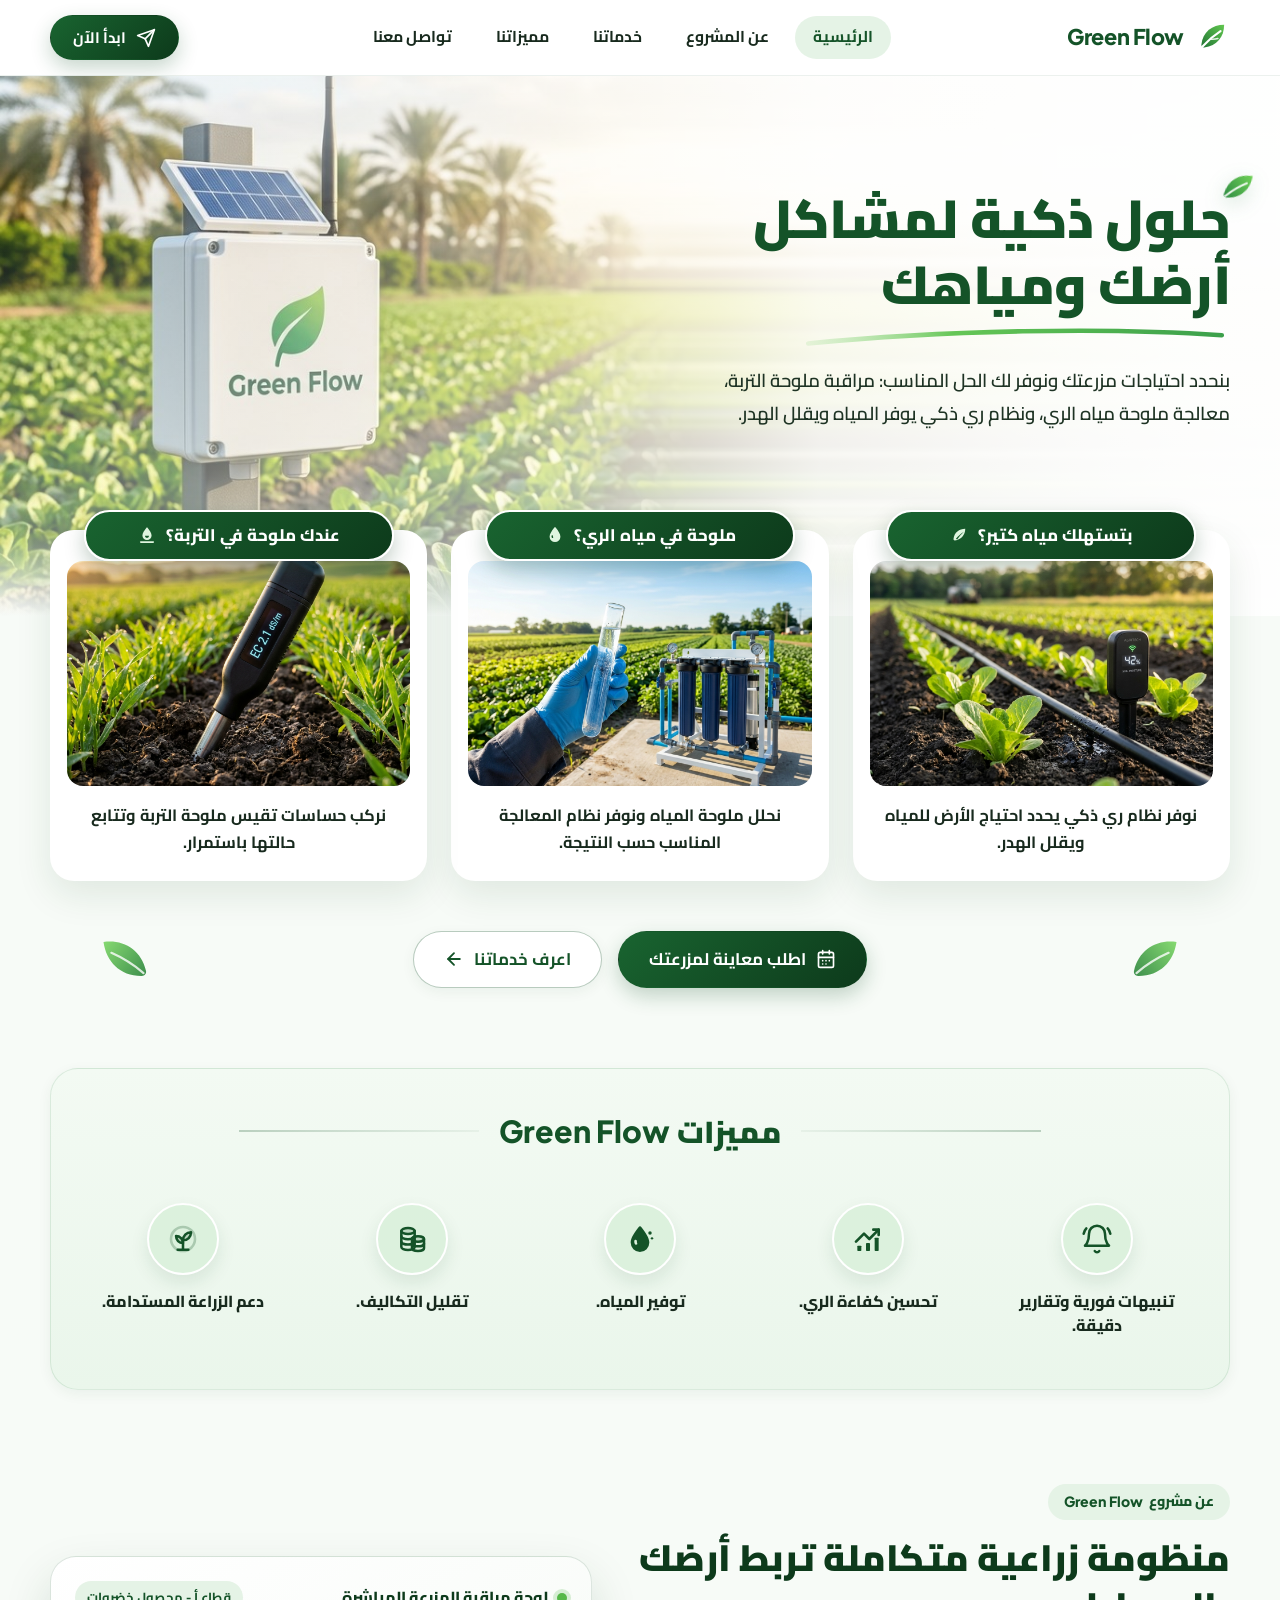
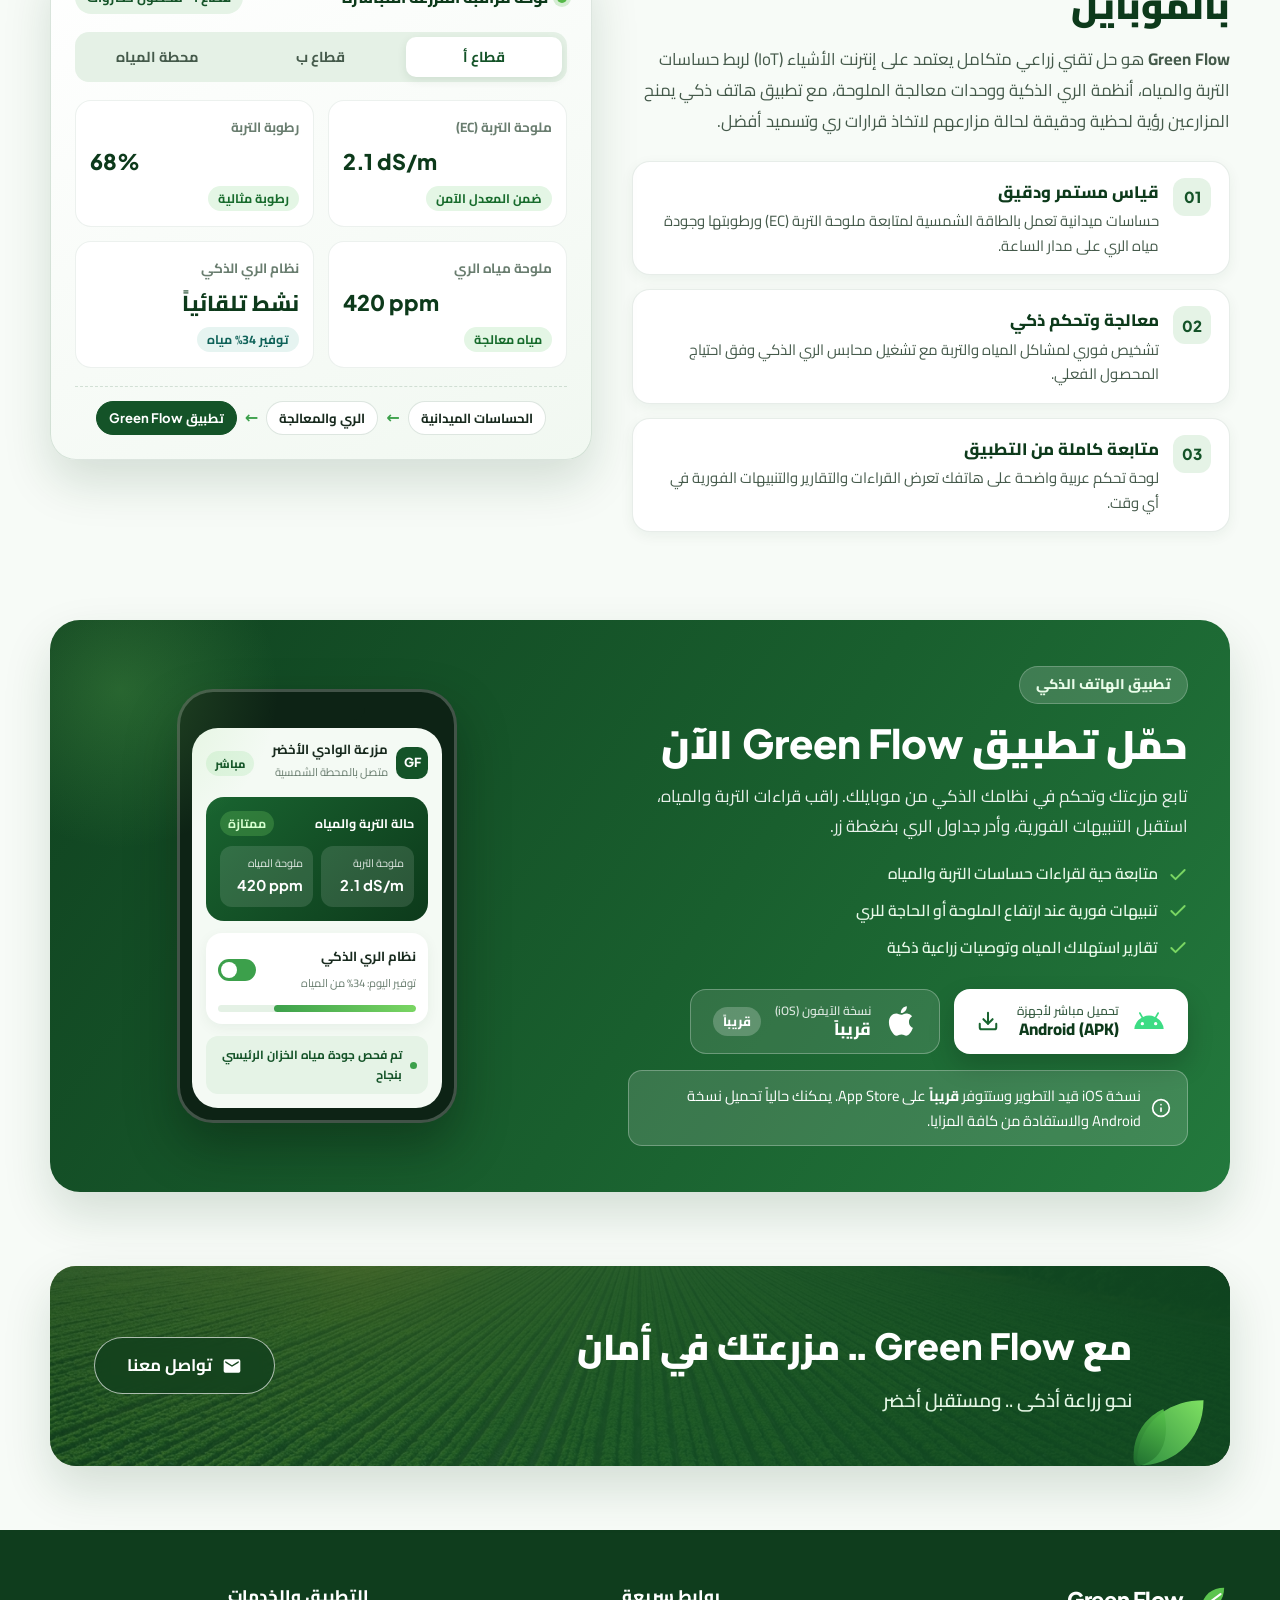
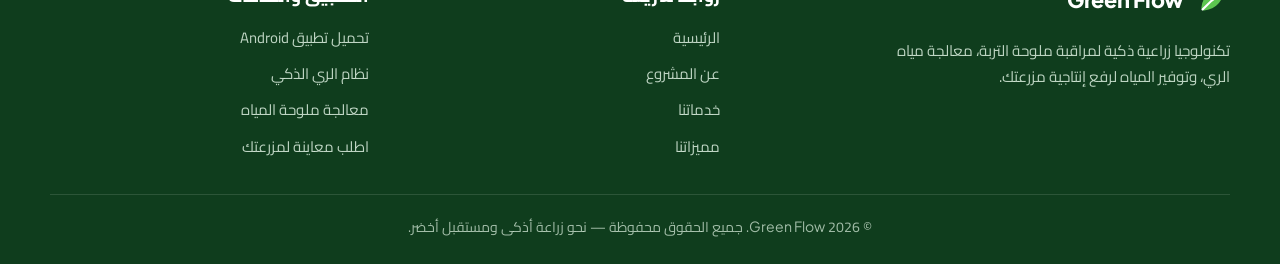
<file: index.html>
<!DOCTYPE html>
<html lang="ar" dir="rtl">
<head>
  <meta charset="UTF-8" />
  <meta name="viewport" content="width=device-width, initial-scale=1.0" />
  <title>Green Flow | حلول ذكية لمشاكل أرضك ومياهك</title>
  <meta name="description" content="Green Flow حل متكامل للزراعة الذكية وإنترنت الأشياء الزراعي: مراقبة ملوحة التربة، تحليل ومعالجة ملوحة مياه الري، ونظام ري ذكي يوفر المياه ويقلل الهدر." />
  <meta name="keywords" content="Green Flow, الزراعة الذكية, ري ذكي, ملوحة التربة, معالجة مياه الري, حساسات زراعية, IoT زراعي" />
  <meta name="theme-color" content="#145328" />

  <!-- Open Graph / Social Metadata -->
  <meta property="og:type" content="website" />
  <meta property="og:locale" content="ar_AR" />
  <meta property="og:title" content="Green Flow | حلول ذكية لمشاكل أرضك ومياهك" />
  <meta property="og:description" content="بنحدد احتياجات مزرعتك ونوفر لك الحل المناسب: مراقبة ملوحة التربة، معالجة ملوحة مياه الري، ونظام ري ذكي." />

  <!-- Inline SVG Favicon -->
  <link rel="icon" type="image/svg+xml" href="data:image/svg+xml,%3Csvg xmlns='http://www.w3.org/2000/svg' viewBox='0 0 64 64'%3E%3Crect width='64' height='64' rx='16' fill='%23145328'/%3E%3Cpath d='M48 16C31 16 18 26 16 44c-.3 2.5 1.7 4.4 4.1 4.1C38 46 48 33 48 16Z' fill='%2363c754'/%3E%3Cpath d='M18 46c7-8 15-15 24-21' stroke='%23ffffff' stroke-width='3' stroke-linecap='round' fill='none'/%3E%3C/svg%3E" />

  <!-- Google Fonts: Cairo & Plus Jakarta Sans for clean Arabic + Latin brand pairing -->
  <link rel="preconnect" href="https://fonts.googleapis.com" />
  <link rel="preconnect" href="https://fonts.gstatic.com" crossorigin />
  <link href="https://fonts.googleapis.com/css2?family=Cairo:wght@400;500;600;700;800;900&family=Plus+Jakarta+Sans:wght@600;700;800&display=swap" rel="stylesheet" />

  
  <link rel="stylesheet" href="css/styles.css" />
  <script type="text/javascript">
    (function(c,l,a,r,i,t,y){
        c[a]=c[a]||function(){(c[a].q=c[a].q||[]).push(arguments)};
        t=l.createElement(r);t.async=1;t.src="https://www.clarity.ms/tag/"+i;
        y=l.getElementsByTagName(r)[0];y.parentNode.insertBefore(t,y);
    })(window, document, "clarity", "script", "zj6spcz5cy");
</script>
</head>

<body>
  <!-- ================= NAVBAR ================= -->
  <header class="site-header" id="header">
    <div class="container nav-container">
      <a href="#home" class="brand-logo" aria-label="Green Flow الرئيسية">
        <span class="logo-mark" aria-hidden="true">
          <svg viewBox="0 0 40 40" fill="none" xmlns="http://www.w3.org/2000/svg">
            <path d="M33.5 6.5C20.2 6.5 9.8 14.3 8.2 28.4c-.2 1.9 1.3 3.4 3.2 3.2C25.5 30 33.5 19.8 33.5 6.5Z" fill="url(#gfLeafGrad)"/>
            <path d="M9.5 30.5c5.8-6.4 12.2-12 20-17" stroke="#ffffff" stroke-width="2.4" stroke-linecap="round"/>
            <path d="M18.5 22.5c3.2.2 5.6 0 8-.8" stroke="#ffffff" stroke-width="1.8" stroke-linecap="round" opacity="0.85"/>
            <defs>
              <linearGradient id="gfLeafGrad" x1="8" y1="31" x2="34" y2="7" gradientUnits="userSpaceOnUse">
                <stop stop-color="#227636"/>
                <stop offset="1" stop-color="#62C74F"/>
              </linearGradient>
            </defs>
          </svg>
        </span>
        <span class="brand-name" dir="ltr">Green Flow</span>
      </a>

      <nav class="main-nav" id="mainNav" aria-label="التنقل الرئيسي">
        <ul class="nav-list">
          <li><a href="#home" class="nav-link active">الرئيسية</a></li>
          <li><a href="#about" class="nav-link">عن المشروع</a></li>
          <li><a href="#services" class="nav-link">خدماتنا</a></li>
          <li><a href="#features" class="nav-link">مميزاتنا</a></li>
          <li><a href="#contact" class="nav-link">تواصل معنا</a></li>
        </ul>
        <div class="mobile-nav-actions">
          <a href="#download" class="btn btn-primary btn-block nav-mobile-cta">
            <svg class="icon" viewBox="0 0 24 24" fill="none" stroke="currentColor" stroke-width="2" stroke-linecap="round" stroke-linejoin="round" aria-hidden="true">
              <path d="m22 2-7 20-4-9-9-4Z"/>
              <path d="M22 2 11 13"/>
            </svg>
            <span>ابدأ الآن</span>
          </a>
        </div>
      </nav>

      <div class="nav-actions">
        <a href="#download" class="btn btn-primary nav-cta" id="navStartBtn">
          <svg class="icon" viewBox="0 0 24 24" fill="none" stroke="currentColor" stroke-width="2" stroke-linecap="round" stroke-linejoin="round" aria-hidden="true">
            <path d="m22 2-7 20-4-9-9-4Z"/>
            <path d="M22 2 11 13"/>
          </svg>
          <span>ابدأ الآن</span>
        </a>

        <button class="menu-toggle" id="menuToggle" type="button" aria-label="فتح القائمة" aria-expanded="false" aria-controls="mainNav">
          <span></span>
          <span></span>
          <span></span>
        </button>
      </div>
    </div>
  </header>

  <main>
    <!-- ================= HERO SECTION ================= -->
    <section class="hero-section" id="home">
      <div class="hero-backdrop">
        <img
          src="assets/images/hero-farm.jpg"
          alt="مزرعة خضراء مزودة بجهاز استشعار ذكي يعمل بالطاقة الشمسية من Green Flow"
          class="hero-bg-img"
          fetchpriority="high"
        />
        <div class="hero-overlay"></div>
      </div>

      <div class="container hero-container">
        <div class="hero-content reveal">
          <div class="hero-heading-wrap">
            <span class="hero-leaf-accent" aria-hidden="true">
              <svg viewBox="0 0 42 42" fill="none" xmlns="http://www.w3.org/2000/svg">
                <path d="M36 6C21 6 10 15 8 31c-.3 2.1 1.4 3.8 3.5 3.5C27.5 32.5 36 21 36 6Z" fill="url(#heroLeaf)"/>
                <path d="M10 33c6-7 13-13 21-18" stroke="#ffffff" stroke-width="2.2" stroke-linecap="round" opacity="0.9"/>
                <defs>
                  <linearGradient id="heroLeaf" x1="8" y1="34" x2="36" y2="6" gradientUnits="userSpaceOnUse">
                    <stop stop-color="#2E8B42"/>
                    <stop offset="1" stop-color="#70D157"/>
                  </linearGradient>
                </defs>
              </svg>
            </span>
            <h1 class="hero-title">حلول ذكية لمشاكل أرضك ومياهك</h1>
            <svg class="title-swoosh" viewBox="0 0 420 22" fill="none" xmlns="http://www.w3.org/2000/svg" aria-hidden="true">
              <path d="M412 10C300 2 140 5 8 18" stroke="url(#swooshGrad)" stroke-width="4.5" stroke-linecap="round"/>
              <defs>
                <linearGradient id="swooshGrad" x1="412" y1="10" x2="8" y2="18" gradientUnits="userSpaceOnUse">
                  <stop stop-color="#3CA04B"/>
                  <stop offset="0.65" stop-color="#65C656"/>
                  <stop offset="1" stop-color="#A5DF98" stop-opacity="0.25"/>
                </linearGradient>
              </defs>
            </svg>
          </div>

          <p class="hero-description">
            بنحدد احتياجات مزرعتك ونوفر لك الحل المناسب: مراقبة ملوحة التربة، معالجة ملوحة مياه الري، ونظام ري ذكي يوفر المياه ويقلل الهدر.
          </p>
        </div>
      </div>
    </section>

    <!-- ================= THREE MAIN SERVICES + CTA BUTTONS ================= -->
    <section class="services-section" id="services">
      <div class="container">
        <div class="services-grid">
          <!-- Card 1: Smart Irrigation -->
          <article class="service-card reveal" style="--delay: 0ms;">
            <div class="service-pill-header">
              <span>بتستهلك مياه كتير؟</span>
              <span class="service-pill-icon" aria-hidden="true">
                <svg viewBox="0 0 24 24" fill="currentColor">
                  <path d="M19.5 4.5C12.2 4.5 6.4 8.9 5.4 16.8c-.1 1 .7 1.8 1.7 1.7 7.9-1 12.4-6.8 12.4-14Zm-11.2 12c2.8-3.2 5.9-6 9.5-8.4-3.1 2.9-5.8 5.9-8 9.2l-1.5-.8Z"/>
                </svg>
              </span>
            </div>
            <div class="service-image-wrap">
              <img
                src="assets/images/service-irrigation.jpg"
                alt="نظام ري ذكي بالتنقيط مع حساس رطوبة لاسلكي في التربة"
                loading="lazy"
              />
            </div>
            <div class="service-body">
              <p class="service-desc">
                نوفر نظام ري ذكي يحدد احتياج الأرض للمياه ويقلل الهدر.
              </p>
            </div>
          </article>

          <!-- Card 2: Water Salinity -->
          <article class="service-card reveal" style="--delay: 100ms;">
            <div class="service-pill-header">
              <span>ملوحة في مياه الري؟</span>
              <span class="service-pill-icon" aria-hidden="true">
                <svg viewBox="0 0 24 24" fill="currentColor">
                  <path d="M12 2.7c-.4 0-.8.2-1 .5C8.1 7 5.5 10.6 5.5 14a6.5 6.5 0 0 0 13 0c0-3.4-2.6-7-5.5-10.8-.2-.3-.6-.5-1-.5Zm-2.5 12.8a.9.9 0 0 1-1.3-.3 4.2 4.2 0 0 1-.4-2.2.9.9 0 1 1 1.8.2c-.1.5 0 1 .2 1.4.2.4 0 .8-.3.9Z"/>
                </svg>
              </span>
            </div>
            <div class="service-image-wrap">
              <img
                src="assets/images/service-water.jpg"
                alt="تحليل ملوحة مياه الري وتوفير نظام المعالجة المناسب"
                loading="lazy"
              />
            </div>
            <div class="service-body">
              <p class="service-desc">
                نحلل ملوحة المياه ونوفر نظام المعالجة المناسب حسب النتيجة.
              </p>
            </div>
          </article>

          <!-- Card 3: Soil Salinity -->
          <article class="service-card reveal" style="--delay: 200ms;">
            <div class="service-pill-header">
              <span>عندك ملوحة في التربة؟</span>
              <span class="service-pill-icon" aria-hidden="true">
                <svg viewBox="0 0 24 24" fill="currentColor">
                  <path d="M12 3c-.3 0-.7.2-.9.5-2.3 3-4.6 6-4.6 9a5.5 5.5 0 0 0 11 0c0-3-2.3-6-4.6-9-.2-.3-.6-.5-.9-.5Zm0 12.5a2.5 2.5 0 0 1-2.5-2.5h5a2.5 2.5 0 0 1-2.5 2.5Z"/>
                  <path d="M4.5 19.5h15a1 1 0 1 1 0 2h-15a1 1 0 1 1 0-2Z"/>
                </svg>
              </span>
            </div>
            <div class="service-image-wrap">
              <img
                src="assets/images/service-soil.jpg"
                alt="حساس رقمي لقياس ملوحة التربة EC 2.1 dS/m مغروس في التربة"
                loading="lazy"
              />
            </div>
            <div class="service-body">
              <p class="service-desc">
                نركب حساسات تقيس ملوحة التربة وتتابع حالتها باستمرار.
              </p>
            </div>
          </article>
        </div>

        <!-- CTA Buttons below the 3 service cards -->
        <div class="services-cta-band">
          <span class="floating-leaf leaf-right" aria-hidden="true">
            <svg viewBox="0 0 64 64" fill="none">
              <path d="M54 10C32 10 14 24 12 48c-.4 3 2.2 5.4 5.2 5C41 50 54 32 54 10Z" fill="url(#leafR)"/>
              <path d="M15 50c9-10 19-19 32-27" stroke="#ffffff" stroke-width="2.5" stroke-linecap="round" opacity="0.8"/>
              <defs>
                <linearGradient id="leafR" x1="12" y1="53" x2="54" y2="10" gradientUnits="userSpaceOnUse">
                  <stop stop-color="#2B843B"/>
                  <stop offset="1" stop-color="#7AD663"/>
                </linearGradient>
              </defs>
            </svg>
          </span>

          <div class="cta-buttons-group reveal">
            <button type="button" class="btn btn-primary btn-lg open-inspection-modal" id="requestInspectionBtn">
              <svg class="icon" viewBox="0 0 24 24" fill="none" stroke="currentColor" stroke-width="2" stroke-linecap="round" stroke-linejoin="round" aria-hidden="true">
                <rect x="3" y="4" width="18" height="18" rx="2"/>
                <path d="M16 2v4M8 2v4M3 10h18M8 14h.01M12 14h.01M16 14h.01M8 18h.01M12 18h.01"/>
              </svg>
              <span>اطلب معاينة لمزرعتك</span>
            </button>

            <a href="#about" class="btn btn-outline btn-lg" id="learnServicesBtn">
              <span>اعرف خدماتنا</span>
              <svg class="icon" viewBox="0 0 24 24" fill="none" stroke="currentColor" stroke-width="2.2" stroke-linecap="round" stroke-linejoin="round" aria-hidden="true">
                <path d="M19 12H5"/>
                <path d="m12 19-7-7 7-7"/>
              </svg>
            </a>
          </div>

          <span class="floating-leaf leaf-left" aria-hidden="true">
            <svg viewBox="0 0 64 64" fill="none">
              <path d="M10 10C32 10 50 24 52 48c.4 3-2.2 5.4-5.2 5C23 50 10 32 10 10Z" fill="url(#leafL)"/>
              <path d="M49 50c-9-10-19-19-32-27" stroke="#ffffff" stroke-width="2.5" stroke-linecap="round" opacity="0.8"/>
              <defs>
                <linearGradient id="leafL" x1="52" y1="53" x2="10" y2="10" gradientUnits="userSpaceOnUse">
                  <stop stop-color="#2B843B"/>
                  <stop offset="1" stop-color="#7AD663"/>
                </linearGradient>
              </defs>
            </svg>
          </span>
        </div>
      </div>
    </section>

    <!-- ================= FEATURES SECTION ================= -->
    <section class="features-section" id="features">
      <div class="container">
        <div class="features-panel reveal">
          <div class="section-heading-lined">
            <span class="heading-line" aria-hidden="true"></span>
            <h2>مميزات <span dir="ltr">Green Flow</span></h2>
            <span class="heading-line" aria-hidden="true"></span>
          </div>

          <div class="features-grid">
            <!-- Feature 1 -->
            <div class="feature-item">
              <div class="feature-icon-circle" aria-hidden="true">
                <svg viewBox="0 0 24 24" fill="none" stroke="currentColor" stroke-width="1.9" stroke-linecap="round" stroke-linejoin="round">
                  <path d="M6 8a6 6 0 0 1 12 0c0 7 3 9 3 9H3s3-2 3-9"/>
                  <path d="M10.3 21a1.94 1.94 0 0 0 3.4 0"/>
                  <path d="M4 4a8 8 0 0 0-2 4"/>
                  <path d="M20 4a8 8 0 0 1 2 4"/>
                </svg>
              </div>
              <h3>تنبيهات فورية وتقارير دقيقة.</h3>
            </div>

            <!-- Feature 2 -->
            <div class="feature-item">
              <div class="feature-icon-circle" aria-hidden="true">
                <svg viewBox="0 0 24 24" fill="none" stroke="currentColor" stroke-width="2" stroke-linecap="round" stroke-linejoin="round">
                  <path d="M3 14l6-6 4 4 7-7"/>
                  <path d="M16 5h4v4"/>
                  <rect x="4" y="17" width="3" height="4" rx="0.5" fill="currentColor" stroke="none"/>
                  <rect x="10.5" y="15" width="3" height="6" rx="0.5" fill="currentColor" stroke="none"/>
                  <rect x="17" y="11" width="3" height="10" rx="0.5" fill="currentColor" stroke="none"/>
                </svg>
              </div>
              <h3>تحسين كفاءة الري.</h3>
            </div>

            <!-- Feature 3 -->
            <div class="feature-item">
              <div class="feature-icon-circle" aria-hidden="true">
                <svg viewBox="0 0 24 24" fill="currentColor">
                  <path d="M12 2.5c-.4 0-.8.2-1.1.6C7.8 7.1 5 11 5 14.7A7 7 0 0 0 19 14.7c0-3.7-2.8-7.6-5.9-11.6-.3-.4-.7-.6-1.1-.6Zm-2.6 13.7a1 1 0 0 1-1.3-.4 4.5 4.5 0 0 1-.4-2.3 1 1 0 1 1 2 .2c-.1.5 0 1 .2 1.4.2.5 0 .9-.5 1.1Z"/>
                  <circle cx="19.5" cy="7.5" r="1.3"/>
                  <circle cx="21" cy="11.5" r="0.9"/>
                </svg>
              </div>
              <h3>توفير المياه.</h3>
            </div>

            <!-- Feature 4 -->
            <div class="feature-item">
              <div class="feature-icon-circle" aria-hidden="true">
                <svg viewBox="0 0 24 24" fill="none" stroke="currentColor" stroke-width="1.9" stroke-linecap="round" stroke-linejoin="round">
                  <ellipse cx="9" cy="6" rx="5" ry="2.2" fill="currentColor" fill-opacity="0.15"/>
                  <path d="M4 6v4c0 1.2 2.2 2.2 5 2.2s5-1 5-2.2V6"/>
                  <path d="M4 10v4c0 1.2 2.2 2.2 5 2.2s5-1 5-2.2v-4"/>
                  <path d="M4 14v4c0 1.2 2.2 2.2 5 2.2s5-1 5-2.2v-4"/>
                  <ellipse cx="16.5" cy="12" rx="4.5" ry="2" fill="currentColor" fill-opacity="0.15"/>
                  <path d="M12 12v3.5c0 1.1 2 2 4.5 2s4.5-.9 4.5-2V12"/>
                  <path d="M12 15.5V19c0 1.1 2 2 4.5 2s4.5-.9 4.5-2v-3.5"/>
                </svg>
              </div>
              <h3>تقليل التكاليف.</h3>
            </div>

            <!-- Feature 5 -->
            <div class="feature-item">
              <div class="feature-icon-circle" aria-hidden="true">
                <svg viewBox="0 0 24 24" fill="none" stroke="currentColor" stroke-width="1.9" stroke-linecap="round" stroke-linejoin="round">
                  <circle cx="12" cy="12" r="9" stroke-opacity="0.25"/>
                  <path d="M12 20v-8"/>
                  <path d="M12 13c0-3.5 2.5-6 6-6 0 3.5-2.5 6-6 6Z" fill="currentColor" fill-opacity="0.18"/>
                  <path d="M12 15c0-3-2.2-5.2-5.2-5.2 0 3 2.2 5.2 5.2 5.2Z" fill="currentColor" fill-opacity="0.18"/>
                  <path d="M8 20h8"/>
                </svg>
              </div>
              <h3>دعم الزراعة المستدامة.</h3>
            </div>
          </div>
        </div>
      </div>
    </section>

    <!-- ================= ABOUT GREEN FLOW SECTION ================= -->
    <section class="about-section" id="about">
      <div class="container">
        <div class="about-grid">
          <div class="about-content reveal">
            <span class="section-badge">عن مشروع <span dir="ltr">Green Flow</span></span>
            <h2 class="section-title">منظومة زراعية متكاملة تربط أرضك بالموبايل</h2>
            <p class="about-lead">
              <strong>Green Flow</strong> هو حل تقني زراعي متكامل يعتمد على إنترنت الأشياء (IoT) لربط حساسات التربة والمياه، أنظمة الري الذكية ووحدات معالجة الملوحة، مع تطبيق هاتف ذكي يمنح المزارعين رؤية لحظية ودقيقة لحالة مزارعهم لاتخاذ قرارات ري وتسميد أفضل.
            </p>

            <div class="about-pillars">
              <div class="pillar-card">
                <div class="pillar-num">01</div>
                <div class="pillar-text">
                  <h3>قياس مستمر ودقيق</h3>
                  <p>حساسات ميدانية تعمل بالطاقة الشمسية لمتابعة ملوحة التربة (EC) ورطوبتها وجودة مياه الري على مدار الساعة.</p>
                </div>
              </div>

              <div class="pillar-card">
                <div class="pillar-num">02</div>
                <div class="pillar-text">
                  <h3>معالجة وتحكم ذكي</h3>
                  <p>تشخيص فوري لمشاكل المياه والتربة مع تشغيل محابس الري الذكي وفق احتياج المحصول الفعلي.</p>
                </div>
              </div>

              <div class="pillar-card">
                <div class="pillar-num">03</div>
                <div class="pillar-text">
                  <h3>متابعة كاملة من التطبيق</h3>
                  <p>لوحة تحكم عربية واضحة على هاتفك تعرض القراءات والتقارير والتنبيهات الفورية في أي وقت.</p>
                </div>
              </div>
            </div>
          </div>

          <!-- Interactive Farm IoT Ecosystem Dashboard Preview -->
          <div class="about-visual reveal" style="--delay: 120ms;">
            <div class="telemetry-card">
              <div class="telemetry-header">
                <div class="telemetry-title-group">
                  <span class="live-dot" aria-hidden="true"></span>
                  <span>لوحة مراقبة المزرعة المباشرة</span>
                </div>
                <span class="telemetry-zone-pill" id="zoneBadge">قطاع أ - محصول خضروات</span>
              </div>

              <div class="zone-tabs" role="tablist" aria-label="اختر قطاع المزرعة">
                <button type="button" class="zone-tab active" data-zone="a" role="tab" aria-selected="true">قطاع أ</button>
                <button type="button" class="zone-tab" data-zone="b" role="tab" aria-selected="false">قطاع ب</button>
                <button type="button" class="zone-tab" data-zone="c" role="tab" aria-selected="false">محطة المياه</button>
              </div>

              <div class="telemetry-metrics">
                <div class="metric-box">
                  <span class="metric-label">ملوحة التربة (EC)</span>
                  <strong class="metric-value" id="metricEc" dir="ltr">2.1 dS/m</strong>
                  <span class="metric-status status-good" id="statusEc">ضمن المعدل الآمن</span>
                </div>

                <div class="metric-box">
                  <span class="metric-label">رطوبة التربة</span>
                  <strong class="metric-value" id="metricMoisture" dir="ltr">68%</strong>
                  <span class="metric-status status-good" id="statusMoisture">رطوبة مثالية</span>
                </div>

                <div class="metric-box">
                  <span class="metric-label">ملوحة مياه الري</span>
                  <strong class="metric-value" id="metricWater" dir="ltr">420 ppm</strong>
                  <span class="metric-status status-good" id="statusWater">مياه معالجة</span>
                </div>

                <div class="metric-box">
                  <span class="metric-label">نظام الري الذكي</span>
                  <strong class="metric-value" id="metricPump">نشط تلقائياً</strong>
                  <span class="metric-status status-info" id="statusPump">توفير 34% مياه</span>
                </div>
              </div>

              <div class="telemetry-footer">
                <div class="ecosystem-flow">
                  <span class="flow-chip">الحساسات الميدانية</span>
                  <span class="flow-arrow" aria-hidden="true">←</span>
                  <span class="flow-chip">الري والمعالجة</span>
                  <span class="flow-arrow" aria-hidden="true">←</span>
                  <span class="flow-chip active">تطبيق <span dir="ltr">Green Flow</span></span>
                </div>
              </div>
            </div>
          </div>
        </div>
      </div>
    </section>

    <!-- ================= APP DOWNLOAD SECTION ================= -->
    <section class="download-section" id="download">
      <div class="container">
        <div class="download-card reveal">
          <div class="download-content">
            <span class="section-badge badge-light">تطبيق الهاتف الذكي</span>
            <h2 class="download-title">حمّل تطبيق <span dir="ltr">Green Flow</span> الآن</h2>
            <p class="download-desc">
              تابع مزرعتك وتحكم في نظامك الذكي من موبايلك. راقب قراءات التربة والمياه، استقبل التنبيهات الفورية، وأدر جداول الري بضغطة زر.
            </p>

            <ul class="app-highlights">
              <li>
                <svg class="icon" viewBox="0 0 24 24" fill="none" stroke="currentColor" stroke-width="2.3" stroke-linecap="round" stroke-linejoin="round" aria-hidden="true"><path d="M20 6 9 17l-5-5"/></svg>
                <span>متابعة حية لقراءات حساسات التربة والمياه</span>
              </li>
              <li>
                <svg class="icon" viewBox="0 0 24 24" fill="none" stroke="currentColor" stroke-width="2.3" stroke-linecap="round" stroke-linejoin="round" aria-hidden="true"><path d="M20 6 9 17l-5-5"/></svg>
                <span>تنبيهات فورية عند ارتفاع الملوحة أو الحاجة للري</span>
              </li>
              <li>
                <svg class="icon" viewBox="0 0 24 24" fill="none" stroke="currentColor" stroke-width="2.3" stroke-linecap="round" stroke-linejoin="round" aria-hidden="true"><path d="M20 6 9 17l-5-5"/></svg>
                <span>تقارير استهلاك المياه وتوصيات زراعية ذكية</span>
              </li>
            </ul>

            <div class="store-buttons">
              <!-- Android Download Button (Direct APK Link) -->
              <a
                href="https://drive.google.com/uc?export=download&id=19Hj6w18eWMyC7LuogoYVH0ONl2e9Zcc1"
                class="store-btn store-btn-android"
                id="androidDownloadBtn"
                target="_blank"
                rel="noopener noreferrer"
                download
              >
                <span class="store-icon" aria-hidden="true">
                  <!-- Android Robot Icon -->
                  <svg viewBox="0 0 24 24" fill="currentColor">
                    <path d="M17.6 9.48l1.84-3.18c.16-.31.04-.69-.26-.85a.637.637 0 0 0-.83.22l-1.88 3.24a11.43 11.43 0 0 0-8.94 0L5.65 5.67a.643.643 0 0 0-.87-.2c-.28.18-.37.54-.22.83L6.4 9.48A10.78 10.78 0 0 0 1 18h22a10.78 10.78 0 0 0-5.4-8.52zM7 15.25a1.25 1.25 0 1 1 0-2.5 1.25 1.25 0 0 1 0 2.5zm10 0a1.25 1.25 0 1 1 0-2.5 1.25 1.25 0 0 1 0 2.5z"/>
                  </svg>
                </span>
                <span class="store-text">
                  <small>تحميل مباشر لأجهزة</small>
                  <strong>Android (APK)</strong>
                </span>
                <span class="store-action-arrow" aria-hidden="true">
                  <svg viewBox="0 0 24 24" fill="none" stroke="currentColor" stroke-width="2.2" stroke-linecap="round" stroke-linejoin="round">
                    <path d="M21 15v4a2 2 0 0 1-2 2H5a2 2 0 0 1-2-2v-4"/>
                    <polyline points="7 10 12 15 17 10"/>
                    <line x1="12" y1="15" x2="12" y2="3"/>
                  </svg>
                </span>
              </a>

              <!-- iOS Button (Coming Soon - Never downloads APK) -->
              <button
                type="button"
                class="store-btn store-btn-ios"
                id="iosComingSoonBtn"
                aria-label="نسخة iOS قريباً"
              >
                <span class="store-icon" aria-hidden="true">
                  <!-- Apple Icon -->
                  <svg viewBox="0 0 24 24" fill="currentColor">
                    <path d="M16.365 1.43c0 1.14-.493 2.27-1.177 3.08-.744.9-1.99 1.57-2.987 1.57-.12 0-.23-.02-.3-.03-.01-.06-.04-.22-.04-.39 0-1.15.572-2.27 1.206-2.98.804-.94 2.142-1.64 3.248-1.68.03.13.05.28.05.43zm4.565 15.71c-.03.07-.463 1.58-1.518 3.12-.945 1.34-1.94 2.71-3.43 2.71-1.517 0-1.9-.88-3.63-.88-1.698 0-2.302.91-3.67.91-1.377 0-2.332-1.26-3.428-2.8-1.287-1.82-2.323-4.63-2.323-7.28 0-4.28 2.797-6.55 5.552-6.55 1.448 0 2.675.95 3.6.95.865 0 2.222-1.01 3.902-1.01.613 0 2.886.06 4.374 2.19-.13.09-2.383 1.37-2.383 4.19 0 3.26 2.854 4.42 2.955 4.45z"/>
                  </svg>
                </span>
                <span class="store-text">
                  <small>نسخة الآيفون (iOS)</small>
                  <strong>قريباً</strong>
                </span>
                <span class="coming-soon-badge">قريباً</span>
              </button>
            </div>

            <div class="ios-notice" id="iosNotice" role="status" aria-live="polite" hidden>
              <svg class="icon" viewBox="0 0 24 24" fill="none" stroke="currentColor" stroke-width="2" stroke-linecap="round" stroke-linejoin="round" aria-hidden="true">
                <circle cx="12" cy="12" r="10"/>
                <path d="M12 16v-4M12 8h.01"/>
              </svg>
              <span>نسخة iOS قيد التطوير وستتوفر <strong>قريباً</strong> على App Store. يمكنك حالياً تحميل نسخة Android والاستفادة من كافة المزايا.</span>
            </div>
          </div>

          <!-- Phone App Mockup -->
          <div class="download-mockup" aria-hidden="true">
            <div class="phone-frame">
              <div class="phone-notch"></div>
              <div class="phone-screen">
                <div class="app-topbar">
                  <div class="app-user">
                    <span class="app-avatar">GF</span>
                    <div>
                      <strong>مزرعة الوادي الأخضر</strong>
                      <small>متصل بالمحطة الشمسية</small>
                    </div>
                  </div>
                  <span class="app-status-pill">مباشر</span>
                </div>

                <div class="app-hero-widget">
                  <div class="app-widget-head">
                    <span>حالة التربة والمياه</span>
                    <span class="app-good-tag">ممتازة</span>
                  </div>
                  <div class="app-stats-row">
                    <div class="app-stat">
                      <small>ملوحة التربة</small>
                      <strong dir="ltr">2.1 dS/m</strong>
                    </div>
                    <div class="app-stat">
                      <small>ملوحة المياه</small>
                      <strong dir="ltr">420 ppm</strong>
                    </div>
                  </div>
                </div>

                <div class="app-control-card">
                  <div class="app-control-row">
                    <div>
                      <strong>نظام الري الذكي</strong>
                      <small>توفير اليوم: 34% من المياه</small>
                    </div>
                    <span class="app-toggle-on"></span>
                  </div>
                  <div class="app-progress-bar">
                    <span style="width: 72%"></span>
                  </div>
                </div>

                <div class="app-alert-mini">
                  <span class="alert-dot"></span>
                  <span>تم فحص جودة مياه الخزان الرئيسي بنجاح</span>
                </div>
              </div>
            </div>
          </div>
        </div>
      </div>
    </section>

    <!-- ================= FINAL CTA BANNER ================= -->
    <section class="final-cta-section" id="contact">
      <div class="container">
        <div class="final-cta-banner reveal">
          <img
            src="assets/images/cta-farm-banner.jpg"
            alt="أرض زراعية خضراء مستدامة تروى بنظام Green Flow"
            class="final-cta-bg"
            loading="lazy"
          />
          <div class="final-cta-overlay"></div>

          <span class="banner-leaf-decor" aria-hidden="true">
            <svg viewBox="0 0 110 100" fill="none">
              <path d="M98 14C58 14 26 38 22 80c-.6 5 3.6 9.2 8.6 8.6C73 84 98 52 98 14Z" fill="url(#bannerLeaf1)"/>
              <path d="M52 24C30 34 16 56 18 84c.4 3.5 3.5 5.8 6.8 5 25-6 36-30 27.2-65Z" fill="url(#bannerLeaf2)" opacity="0.9"/>
              <defs>
                <linearGradient id="bannerLeaf1" x1="22" y1="88" x2="98" y2="14" gradientUnits="userSpaceOnUse">
                  <stop stop-color="#2F8E3F"/>
                  <stop offset="1" stop-color="#7EE062"/>
                </linearGradient>
                <linearGradient id="bannerLeaf2" x1="18" y1="88" x2="54" y2="24" gradientUnits="userSpaceOnUse">
                  <stop stop-color="#1E6C2E"/>
                  <stop offset="1" stop-color="#58C44B"/>
                </linearGradient>
              </defs>
            </svg>
          </span>

          <div class="final-cta-inner">
            <div class="final-cta-text">
              <h2>مع <span dir="ltr">Green Flow</span> .. مزرعتك في أمان</h2>
              <p>نحو زراعة أذكى .. ومستقبل أخضر</p>
            </div>

            <button type="button" class="btn btn-cta-banner open-inspection-modal" id="finalContactBtn">
              <svg class="icon" viewBox="0 0 24 24" fill="currentColor" aria-hidden="true">
                <path d="M20 4H4a2 2 0 0 0-2 2v12a2 2 0 0 0 2 2h16a2 2 0 0 0 2-2V6a2 2 0 0 0-2-2Zm0 4-8 5-8-5V6l8 5 8-5v2Z"/>
              </svg>
              <span>تواصل معنا</span>
            </button>
          </div>
        </div>
      </div>
    </section>
  </main>

  <!-- ================= FOOTER ================= -->
  <footer class="site-footer">
    <div class="container footer-grid">
      <div class="footer-brand">
        <a href="#home" class="brand-logo">
          <span class="logo-mark" aria-hidden="true">
            <svg viewBox="0 0 40 40" fill="none" xmlns="http://www.w3.org/2000/svg">
              <path d="M33.5 6.5C20.2 6.5 9.8 14.3 8.2 28.4c-.2 1.9 1.3 3.4 3.2 3.2C25.5 30 33.5 19.8 33.5 6.5Z" fill="#5CC54F"/>
              <path d="M9.5 30.5c5.8-6.4 12.2-12 20-17" stroke="#ffffff" stroke-width="2.4" stroke-linecap="round"/>
            </svg>
          </span>
          <span class="brand-name" dir="ltr">Green Flow</span>
        </a>
        <p class="footer-tagline">
          تكنولوجيا زراعية ذكية لمراقبة ملوحة التربة، معالجة مياه الري، وتوفير المياه لرفع إنتاجية مزرعتك.
        </p>
      </div>

      <div class="footer-links-col">
        <h3>روابط سريعة</h3>
        <ul>
          <li><a href="#home">الرئيسية</a></li>
          <li><a href="#about">عن المشروع</a></li>
          <li><a href="#services">خدماتنا</a></li>
          <li><a href="#features">مميزاتنا</a></li>
        </ul>
      </div>

      <div class="footer-links-col">
        <h3>التطبيق والخدمات</h3>
        <ul>
          <li><a href="#download">تحميل تطبيق Android</a></li>
          <li><a href="#services">نظام الري الذكي</a></li>
          <li><a href="#services">معالجة ملوحة المياه</a></li>
          <li><button type="button" class="footer-link-btn open-inspection-modal">اطلب معاينة لمزرعتك</button></li>
        </ul>
      </div>
    </div>

    <div class="container footer-bottom">
      <p>© <span id="currentYear">2026</span> <span dir="ltr">Green Flow</span>. جميع الحقوق محفوظة — نحو زراعة أذكى ومستقبل أخضر.</p>
    </div>
  </footer>

  <!-- ================= INSPECTION & CONTACT MODAL ================= -->
  <div class="modal-backdrop" id="inspectionModal" role="dialog" aria-modal="true" aria-labelledby="modalTitle" hidden>
    <div class="modal-dialog">
      <button type="button" class="modal-close" id="closeModalBtn" aria-label="إغلاق النافذة">
        <svg viewBox="0 0 24 24" fill="none" stroke="currentColor" stroke-width="2.2" stroke-linecap="round" stroke-linejoin="round" aria-hidden="true">
          <path d="M18 6 6 18M6 6l12 12"/>
        </svg>
      </button>

      <div class="modal-header">
        <span class="section-badge">طلب معاينة واستشارة</span>
        <h2 id="modalTitle">اطلب معاينة لمزرعتك</h2>
        <p>أدخل بيانات مزرعتك وسيتواصل معك مهندسو <span dir="ltr">Green Flow</span> لتحديد النظام الأنسب لأرضك ومياهك.</p>
      </div>

      <form class="inspection-form" id="inspectionForm" novalidate>
        <div class="form-row">
          <div class="form-group">
            <label for="farmerName">الاسم بالكامل</label>
            <input type="text" id="farmerName" name="farmerName" placeholder="مثال: أحمد محمد" required />
          </div>
          <div class="form-group">
            <label for="farmerPhone">رقم الهاتف / واتساب</label>
            <input type="tel" id="farmerPhone" name="farmerPhone" placeholder="01xxxxxxxxx" dir="ltr" required />
          </div>
        </div>

        <div class="form-row">
          <div class="form-group">
            <label for="farmLocation">المحافظة / الموقع</label>
            <input type="text" id="farmLocation" name="farmLocation" placeholder="مثال: المنيا / وادي النطرون" required />
          </div>
          <div class="form-group">
            <label for="serviceNeed">المشكلة الأساسية</label>
            <select id="serviceNeed" name="serviceNeed" required>
              <option value="">اختر الخدمة المطلوبة</option>
              <option value="irrigation">استهلاك مياه مرتفع (نظام ري ذكي)</option>
              <option value="water-salinity">ملوحة في مياه الري (تحليل ومعالجة)</option>
              <option value="soil-salinity">ملوحة في التربة (تركيب حساسات ومتابعة)</option>
              <option value="full-package">منظومة متكاملة للمزرعة</option>
            </select>
          </div>
        </div>

        <div class="form-group">
          <label for="farmNotes">ملاحظات إضافية (مساحة المزرعة أو نوع المحصول)</label>
          <textarea id="farmNotes" name="farmNotes" rows="3" placeholder="اكتب المساحة التقريبية أو أي تفاصيل إضافية..."></textarea>
        </div>

        <div class="form-feedback" id="formFeedback" role="status" aria-live="polite" hidden></div>

        <button type="submit" class="btn btn-primary btn-block btn-lg" id="submitInspectionBtn">
          <span id="submitBtnText">إرسال طلب المعاينة</span>
        </button>
      </form>
    </div>
  </div>

  <!-- Toast Notification -->
  <div class="toast" id="toast" role="status" aria-live="polite" hidden></div>

  <script src="js/script.js"></script>
</body>
</html>
</file>
<file: css/styles.css>
/* ==========================================================================
   GREEN FLOW - Modern Arabic (RTL) Agricultural Technology Landing Page
   ========================================================================== */

:root {
  /* Brand Palette */
  --green-950: #0d3a1b;
  --green-900: #145328;
  --green-800: #196430;
  --green-700: #22793c;
  --green-600: #3ca04b;
  --green-500: #55b848;
  --green-400: #7ad663;
  --green-100: #e5f3e6;
  --green-50: #f2f9f2;

  /* Neutrals */
  --bg-page: #f7fbf7;
  --surface: #ffffff;
  --text-main: #182a1e;
  --text-muted: #455a4b;
  --text-light: #697d6f;
  --border-soft: rgba(20, 83, 40, 0.1);

  /* Elevation */
  --shadow-sm: 0 4px 14px rgba(17, 65, 32, 0.06);
  --shadow-md: 0 14px 36px rgba(17, 65, 32, 0.1);
  --shadow-lg: 0 22px 48px rgba(13, 58, 27, 0.15);

  /* Radii & Layout */
  --radius-sm: 10px;
  --radius-md: 18px;
  --radius-lg: 24px;
  --radius-pill: 999px;
  --container-max: 1180px;
  --header-height: 76px;
  --transition: 0.28s cubic-bezier(0.22, 1, 0.36, 1);
}

/* Reset & Base */
*,
*::before,
*::after {
  box-sizing: border-box;
  margin: 0;
  padding: 0;
}

html {
  scroll-behavior: smooth;
  scroll-padding-top: calc(var(--header-height) + 16px);
}

body {
  font-family: "Cairo", system-ui, -apple-system, BlinkMacSystemFont, "Segoe UI", sans-serif;
  background-color: var(--bg-page);
  color: var(--text-main);
  line-height: 1.7;
  overflow-x: hidden;
  -webkit-font-smoothing: antialiased;
}

img {
  display: block;
  max-width: 100%;
  height: auto;
}

a {
  color: inherit;
  text-decoration: none;
}

button,
input,
select,
textarea {
  font: inherit;
  color: inherit;
}

ul {
  list-style: none;
}

[dir="ltr"] {
  font-family: "Plus Jakarta Sans", "Cairo", sans-serif;
}

.container {
  width: min(100% - 32px, var(--container-max));
  margin-inline: auto;
}

.icon {
  width: 20px;
  height: 20px;
  flex-shrink: 0;
}

/* ================= BUTTONS ================= */
.btn {
  display: inline-flex;
  align-items: center;
  justify-content: center;
  gap: 10px;
  border: 1.5px solid transparent;
  border-radius: var(--radius-pill);
  font-weight: 700;
  cursor: pointer;
  transition: transform var(--transition), box-shadow var(--transition), background-color var(--transition), border-color var(--transition), color var(--transition);
  white-space: nowrap;
}

.btn:focus-visible,
.nav-link:focus-visible,
.store-btn:focus-visible,
.zone-tab:focus-visible {
  outline: 3px solid rgba(85, 184, 72, 0.45);
  outline-offset: 2px;
}

.btn-primary {
  background: linear-gradient(135deg, var(--green-800), var(--green-950));
  color: #ffffff;
  padding: 10px 24px;
  box-shadow: 0 8px 20px rgba(20, 83, 40, 0.24);
}

.btn-primary:hover {
  transform: translateY(-2px);
  box-shadow: 0 12px 26px rgba(20, 83, 40, 0.32);
  background: linear-gradient(135deg, var(--green-700), var(--green-900));
}

.btn-outline {
  background: var(--surface);
  color: var(--green-900);
  border-color: rgba(20, 83, 40, 0.3);
  padding: 10px 24px;
  box-shadow: var(--shadow-sm);
}

.btn-outline:hover {
  transform: translateY(-2px);
  border-color: var(--green-800);
  background: var(--green-50);
  box-shadow: var(--shadow-md);
}

.btn-lg {
  padding: 13px 30px;
  font-size: 1.05rem;
}

.btn-block {
  width: 100%;
}

/* ================= NAVBAR ================= */
.site-header {
  position: sticky;
  top: 0;
  z-index: 1000;
  height: var(--header-height);
  background: rgba(255, 255, 255, 0.92);
  backdrop-filter: blur(14px);
  -webkit-backdrop-filter: blur(14px);
  border-bottom: 1px solid rgba(20, 83, 40, 0.08);
  transition: box-shadow var(--transition), background-color var(--transition);
}

.site-header.scrolled {
  box-shadow: 0 8px 28px rgba(13, 58, 27, 0.08);
  background: rgba(255, 255, 255, 0.98);
}

.nav-container {
  height: 100%;
  display: flex;
  align-items: center;
  justify-content: space-between;
  gap: 20px;
}

.brand-logo {
  display: inline-flex;
  align-items: center;
  gap: 10px;
  flex-shrink: 0;
}

.logo-mark {
  width: 36px;
  height: 36px;
  display: grid;
  place-items: center;
}

.logo-mark svg {
  width: 100%;
  height: 100%;
}

.brand-name {
  font-size: 1.35rem;
  font-weight: 800;
  letter-spacing: -0.02em;
  color: var(--green-900);
}

.main-nav {
  display: flex;
  align-items: center;
}

.nav-list {
  display: flex;
  align-items: center;
  gap: 8px;
}

.nav-link {
  display: inline-flex;
  align-items: center;
  padding: 8px 18px;
  border-radius: var(--radius-pill);
  font-size: 0.98rem;
  font-weight: 700;
  color: var(--text-main);
  transition: background-color var(--transition), color var(--transition);
}

.nav-link:hover {
  color: var(--green-900);
  background-color: rgba(229, 243, 230, 0.65);
}

.nav-link.active {
  background-color: var(--green-100);
  color: var(--green-900);
}

.nav-actions {
  display: flex;
  align-items: center;
  gap: 12px;
}

.nav-cta {
  padding: 9px 22px;
  font-size: 0.95rem;
}

.mobile-nav-actions {
  display: none;
}

.menu-toggle {
  display: none;
  width: 42px;
  height: 42px;
  border-radius: 12px;
  border: 1px solid rgba(20, 83, 40, 0.16);
  background: var(--surface);
  cursor: pointer;
  flex-direction: column;
  align-items: center;
  justify-content: center;
  gap: 5px;
}

.menu-toggle span {
  width: 20px;
  height: 2.2px;
  background: var(--green-900);
  border-radius: 2px;
  transition: transform 0.25s ease, opacity 0.25s ease;
}

.menu-toggle.open span:nth-child(1) {
  transform: translateY(7.2px) rotate(45deg);
}

.menu-toggle.open span:nth-child(2) {
  opacity: 0;
}

.menu-toggle.open span:nth-child(3) {
  transform: translateY(-7.2px) rotate(-45deg);
}

/* ================= HERO SECTION ================= */
.hero-section {
  position: relative;
  min-height: 540px;
  display: flex;
  align-items: center;
  padding: 56px 0 132px;
  overflow: hidden;
  background-color: #eaf3ea;
}

.hero-backdrop {
  position: absolute;
  inset: 0;
  z-index: 0;
}

.hero-bg-img {
  width: 100%;
  height: 100%;
  object-fit: cover;
  object-position: left center;
}

/* Soft daylight gradient on RTL right side for crisp headline readability */
.hero-overlay {
  position: absolute;
  inset: 0;
  background:
    linear-gradient(
      to left,
      rgba(255, 255, 255, 0.93) 0%,
      rgba(255, 255, 255, 0.84) 36%,
      rgba(255, 255, 255, 0.35) 62%,
      rgba(255, 255, 255, 0.05) 100%
    ),
    linear-gradient(
      to bottom,
      rgba(255, 255, 255, 0.35) 0%,
      rgba(255, 255, 255, 0) 24%,
      rgba(247, 251, 247, 0.4) 85%,
      var(--bg-page) 100%
    );
}

.hero-container {
  position: relative;
  z-index: 1;
  display: flex;
  justify-content: flex-start;
}

.hero-content {
  max-width: 600px;
  padding-inline-end: 12px;
}

.hero-heading-wrap {
  position: relative;
  display: inline-block;
  margin-bottom: 18px;
}

.hero-leaf-accent {
  position: absolute;
  top: -18px;
  inset-inline-start: -26px;
  width: 38px;
  height: 38px;
  transform: rotate(10deg);
  filter: drop-shadow(0 6px 10px rgba(34, 121, 60, 0.18));
}

.hero-title {
  font-size: clamp(2.1rem, 4.4vw, 3.35rem);
  font-weight: 900;
  line-height: 1.24;
  color: var(--green-900);
  letter-spacing: -0.01em;
}

.title-swoosh {
  width: min(96%, 430px);
  height: auto;
  margin-top: 6px;
  display: block;
}

.hero-description {
  font-size: clamp(1.03rem, 1.45vw, 1.2rem);
  font-weight: 600;
  line-height: 1.75;
  color: #1e3324;
  max-width: 540px;
}

/* ================= SERVICES SECTION (OVERLAPPING CARDS) ================= */
.services-section {
  position: relative;
  z-index: 2;
  margin-top: -86px;
  padding-bottom: 42px;
}

.services-grid {
  display: grid;
  grid-template-columns: repeat(3, 1fr);
  gap: 24px;
  align-items: stretch;
}

.service-card {
  position: relative;
  background: var(--surface);
  border-radius: var(--radius-lg);
  padding: 30px 16px 24px;
  border: 1.5px solid rgba(255, 255, 255, 0.95);
  box-shadow: var(--shadow-md);
  display: flex;
  flex-direction: column;
  align-items: center;
  text-align: center;
  transition: transform var(--transition), box-shadow var(--transition);
}

.service-card:hover {
  transform: translateY(-6px);
  box-shadow: var(--shadow-lg);
}

.service-pill-header {
  position: absolute;
  top: -21px;
  left: 50%;
  transform: translateX(-50%);
  width: calc(100% - 36px);
  max-width: 310px;
  background: linear-gradient(135deg, var(--green-800), var(--green-950));
  color: #ffffff;
  border-radius: var(--radius-pill);
  padding: 9px 18px;
  display: inline-flex;
  align-items: center;
  justify-content: center;
  gap: 9px;
  font-size: 1.05rem;
  font-weight: 800;
  box-shadow: 0 8px 20px rgba(13, 58, 27, 0.25);
  border: 2px solid #ffffff;
}

.service-pill-icon {
  width: 20px;
  height: 20px;
  display: inline-flex;
  align-items: center;
  justify-content: center;
  color: #dff5df;
}

.service-pill-icon svg {
  width: 100%;
  height: 100%;
}

.service-image-wrap {
  width: 100%;
  aspect-ratio: 16 / 10.5;
  border-radius: 16px;
  overflow: hidden;
  background-color: var(--green-50);
  margin-bottom: 16px;
}

.service-image-wrap img {
  width: 100%;
  height: 100%;
  object-fit: cover;
  transition: transform 0.55s ease;
}

.service-card:hover .service-image-wrap img {
  transform: scale(1.04);
}

.service-body {
  padding-inline: 8px;
  display: flex;
  flex: 1;
  align-items: center;
}

.service-desc {
  font-size: 1.02rem;
  font-weight: 700;
  color: var(--text-main);
  line-height: 1.65;
}

/* CTA Band under the 3 cards */
.services-cta-band {
  position: relative;
  margin-top: 38px;
  padding: 12px 0;
  display: flex;
  align-items: center;
  justify-content: center;
}

.cta-buttons-group {
  display: flex;
  flex-wrap: wrap;
  align-items: center;
  justify-content: center;
  gap: 16px;
  position: relative;
  z-index: 1;
}

.floating-leaf {
  position: absolute;
  width: 58px;
  height: 58px;
  pointer-events: none;
  opacity: 0.9;
}

.leaf-right {
  inset-inline-start: 4%;
  transform: rotate(8deg);
}

.leaf-left {
  inset-inline-end: 4%;
  transform: rotate(-8deg);
}

/* ================= FEATURES SECTION ================= */
.features-section {
  padding: 26px 0 48px;
}

.features-panel {
  background: linear-gradient(180deg, #f3faf3 0%, #eaf6eb 100%);
  border: 1px solid rgba(34, 121, 60, 0.12);
  border-radius: 28px;
  padding: 36px 28px 40px;
  box-shadow: var(--shadow-sm);
}

.section-heading-lined {
  display: flex;
  align-items: center;
  justify-content: center;
  gap: 20px;
  margin-bottom: 34px;
}

.section-heading-lined h2 {
  font-size: clamp(1.45rem, 2.5vw, 1.9rem);
  font-weight: 900;
  color: var(--green-900);
  white-space: nowrap;
}

.heading-line {
  height: 1.5px;
  flex: 1;
  max-width: 240px;
  background: linear-gradient(to left, rgba(20, 83, 40, 0.25), rgba(20, 83, 40, 0.05));
}

.heading-line:last-child {
  background: linear-gradient(to right, rgba(20, 83, 40, 0.25), rgba(20, 83, 40, 0.05));
}

.features-grid {
  display: grid;
  grid-template-columns: repeat(5, 1fr);
  gap: 20px;
}

.feature-item {
  display: flex;
  flex-direction: column;
  align-items: center;
  text-align: center;
  gap: 14px;
  padding: 12px 8px;
  border-radius: var(--radius-md);
  transition: transform var(--transition), background-color var(--transition);
}

.feature-item:hover {
  transform: translateY(-4px);
  background-color: rgba(255, 255, 255, 0.65);
}

.feature-icon-circle {
  width: 72px;
  height: 72px;
  border-radius: 50%;
  background: #dcf1dd;
  border: 2px solid #ffffff;
  box-shadow: 0 8px 18px rgba(20, 83, 40, 0.1);
  display: grid;
  place-items: center;
  color: var(--green-900);
  transition: background-color var(--transition), transform var(--transition);
}

.feature-item:hover .feature-icon-circle {
  background: var(--green-900);
  color: #ffffff;
  transform: scale(1.06);
}

.feature-icon-circle svg {
  width: 32px;
  height: 32px;
}

.feature-item h3 {
  font-size: 1rem;
  font-weight: 800;
  color: var(--text-main);
  line-height: 1.5;
  max-width: 170px;
}

/* ================= ABOUT GREEN FLOW SECTION ================= */
.about-section {
  padding: 46px 0 64px;
}

.about-grid {
  display: grid;
  grid-template-columns: 1.05fr 0.95fr;
  gap: 40px;
  align-items: center;
}

.section-badge {
  display: inline-flex;
  align-items: center;
  gap: 6px;
  background: var(--green-100);
  color: var(--green-900);
  font-size: 0.88rem;
  font-weight: 800;
  padding: 6px 16px;
  border-radius: var(--radius-pill);
  margin-bottom: 14px;
}

.section-title {
  font-size: clamp(1.65rem, 3vw, 2.3rem);
  font-weight: 900;
  color: var(--green-950);
  line-height: 1.3;
  margin-bottom: 14px;
}

.about-lead {
  font-size: 1.05rem;
  color: var(--text-muted);
  line-height: 1.85;
  margin-bottom: 24px;
}

.about-pillars {
  display: flex;
  flex-direction: column;
  gap: 14px;
}

.pillar-card {
  display: flex;
  align-items: flex-start;
  gap: 14px;
  background: var(--surface);
  border: 1px solid var(--border-soft);
  border-radius: var(--radius-md);
  padding: 16px 18px;
  box-shadow: var(--shadow-sm);
  transition: transform var(--transition), border-color var(--transition);
}

.pillar-card:hover {
  transform: translateX(-4px);
  border-color: rgba(34, 121, 60, 0.28);
}

.pillar-num {
  width: 38px;
  height: 38px;
  border-radius: 12px;
  background: var(--green-100);
  color: var(--green-900);
  font-family: "Plus Jakarta Sans", sans-serif;
  font-weight: 800;
  font-size: 0.95rem;
  display: grid;
  place-items: center;
  flex-shrink: 0;
}

.pillar-text h3 {
  font-size: 1.04rem;
  font-weight: 800;
  color: var(--green-950);
  margin-bottom: 3px;
}

.pillar-text p {
  font-size: 0.93rem;
  color: var(--text-muted);
  line-height: 1.65;
}

/* Telemetry Interactive Card */
.telemetry-card {
  background: linear-gradient(155deg, #ffffff 0%, #f1f8f1 100%);
  border: 1.5px solid rgba(20, 83, 40, 0.14);
  border-radius: 26px;
  padding: 24px;
  box-shadow: var(--shadow-lg);
}

.telemetry-header {
  display: flex;
  flex-wrap: wrap;
  align-items: center;
  justify-content: space-between;
  gap: 10px;
  margin-bottom: 18px;
}

.telemetry-title-group {
  display: inline-flex;
  align-items: center;
  gap: 9px;
  font-weight: 800;
  color: var(--green-950);
}

.live-dot {
  width: 10px;
  height: 10px;
  border-radius: 50%;
  background: var(--green-500);
  box-shadow: 0 0 0 4px rgba(85, 184, 72, 0.22);
  animation: pulseDot 2s infinite;
}

@keyframes pulseDot {
  0%, 100% { box-shadow: 0 0 0 4px rgba(85, 184, 72, 0.22); }
  50% { box-shadow: 0 0 0 8px rgba(85, 184, 72, 0.08); }
}

.telemetry-zone-pill {
  background: var(--green-100);
  color: var(--green-900);
  font-size: 0.82rem;
  font-weight: 700;
  padding: 5px 12px;
  border-radius: var(--radius-pill);
}

.zone-tabs {
  display: grid;
  grid-template-columns: repeat(3, 1fr);
  gap: 8px;
  background: #e5f1e6;
  padding: 5px;
  border-radius: 14px;
  margin-bottom: 18px;
}

.zone-tab {
  border: none;
  background: transparent;
  padding: 8px 10px;
  border-radius: 10px;
  font-weight: 700;
  font-size: 0.9rem;
  color: var(--text-muted);
  cursor: pointer;
  transition: background-color var(--transition), color var(--transition), box-shadow var(--transition);
}

.zone-tab.active {
  background: #ffffff;
  color: var(--green-900);
  box-shadow: 0 3px 10px rgba(17, 65, 32, 0.1);
}

.telemetry-metrics {
  display: grid;
  grid-template-columns: repeat(2, 1fr);
  gap: 14px;
  margin-bottom: 18px;
}

.metric-box {
  background: #ffffff;
  border: 1px solid rgba(20, 83, 40, 0.08);
  border-radius: 16px;
  padding: 15px 14px;
  display: flex;
  flex-direction: column;
  gap: 5px;
}

.metric-label {
  font-size: 0.84rem;
  font-weight: 700;
  color: var(--text-light);
}

.metric-value {
  font-size: 1.35rem;
  font-weight: 800;
  color: var(--green-950);
}

.metric-status {
  display: inline-block;
  align-self: flex-start;
  font-size: 0.78rem;
  font-weight: 700;
  padding: 2px 10px;
  border-radius: var(--radius-pill);
}

.status-good {
  background: #e4f6e5;
  color: #176b2c;
}

.status-warn {
  background: #fff3db;
  color: #9a5b00;
}

.status-info {
  background: #e6f4f1;
  color: #0f6259;
}

.telemetry-footer {
  border-top: 1px dashed rgba(20, 83, 40, 0.16);
  padding-top: 14px;
}

.ecosystem-flow {
  display: flex;
  flex-wrap: wrap;
  align-items: center;
  justify-content: center;
  gap: 8px;
}

.flow-chip {
  font-size: 0.82rem;
  font-weight: 700;
  padding: 5px 12px;
  border-radius: var(--radius-pill);
  background: #ffffff;
  border: 1px solid rgba(20, 83, 40, 0.14);
  color: var(--text-main);
}

.flow-chip.active {
  background: var(--green-900);
  color: #ffffff;
  border-color: var(--green-900);
}

.flow-arrow {
  color: var(--green-600);
  font-weight: 900;
}

/* ================= APP DOWNLOAD SECTION ================= */
.download-section {
  padding: 24px 0 64px;
}

.download-card {
  position: relative;
  overflow: hidden;
  background: linear-gradient(125deg, #104220 0%, #195f2e 55%, #23793d 100%);
  color: #ffffff;
  border-radius: 30px;
  padding: 46px 42px;
  display: grid;
  grid-template-columns: 1.15fr 0.85fr;
  gap: 36px;
  align-items: center;
  box-shadow: var(--shadow-lg);
}

.download-card::before {
  content: "";
  position: absolute;
  inset-inline-end: -90px;
  top: -90px;
  width: 320px;
  height: 320px;
  border-radius: 50%;
  background: radial-gradient(circle, rgba(122, 214, 99, 0.22) 0%, rgba(122, 214, 99, 0) 70%);
  pointer-events: none;
}

.badge-light {
  background: rgba(255, 255, 255, 0.16);
  color: #e9fce9;
  border: 1px solid rgba(255, 255, 255, 0.22);
}

.download-title {
  font-size: clamp(1.8rem, 3.2vw, 2.5rem);
  font-weight: 900;
  line-height: 1.25;
  margin-bottom: 12px;
}

.download-desc {
  font-size: 1.06rem;
  color: rgba(255, 255, 255, 0.9);
  line-height: 1.75;
  max-width: 560px;
  margin-bottom: 20px;
}

.app-highlights {
  display: flex;
  flex-direction: column;
  gap: 10px;
  margin-bottom: 28px;
}

.app-highlights li {
  display: flex;
  align-items: center;
  gap: 10px;
  font-size: 0.98rem;
  font-weight: 600;
  color: #e9f9e9;
}

.app-highlights .icon {
  color: var(--green-400);
}

.store-buttons {
  display: flex;
  flex-wrap: wrap;
  gap: 14px;
}

.store-btn {
  display: inline-flex;
  align-items: center;
  gap: 14px;
  padding: 13px 22px;
  border-radius: 16px;
  border: 1.5px solid transparent;
  cursor: pointer;
  transition: transform var(--transition), box-shadow var(--transition), background-color var(--transition);
  text-align: start;
}

.store-btn-android {
  background: #ffffff;
  color: var(--green-950);
  box-shadow: 0 12px 26px rgba(0, 0, 0, 0.18);
}

.store-btn-android:hover {
  transform: translateY(-3px);
  background: #f2fbf2;
  box-shadow: 0 16px 30px rgba(0, 0, 0, 0.24);
}

.store-btn-android .store-icon {
  color: #3ddc84;
}

.store-btn-ios {
  background: rgba(255, 255, 255, 0.11);
  border-color: rgba(255, 255, 255, 0.28);
  color: #ffffff;
}

.store-btn-ios:hover {
  transform: translateY(-2px);
  background: rgba(255, 255, 255, 0.18);
}

.store-icon {
  width: 32px;
  height: 32px;
  display: grid;
  place-items: center;
  flex-shrink: 0;
}

.store-icon svg {
  width: 100%;
  height: 100%;
}

.store-text {
  display: flex;
  flex-direction: column;
  line-height: 1.25;
}

.store-text small {
  font-size: 0.76rem;
  opacity: 0.82;
  font-weight: 600;
}

.store-text strong {
  font-size: 1.05rem;
  font-weight: 800;
}

.store-action-arrow {
  width: 22px;
  height: 22px;
  color: var(--green-800);
  margin-inline-start: 4px;
}

.coming-soon-badge {
  background: rgba(255, 255, 255, 0.22);
  color: #ffffff;
  font-size: 0.78rem;
  font-weight: 800;
  padding: 4px 10px;
  border-radius: var(--radius-pill);
}

.ios-notice {
  margin-top: 16px;
  display: flex;
  align-items: center;
  gap: 10px;
  background: rgba(255, 255, 255, 0.14);
  border: 1px solid rgba(255, 255, 255, 0.28);
  border-radius: 14px;
  padding: 12px 16px;
  font-size: 0.92rem;
  color: #ffffff;
  max-width: 560px;
}

/* Phone Mockup */
.download-mockup {
  display: flex;
  justify-content: center;
}

.phone-frame {
  width: 280px;
  background: #0d2315;
  border-radius: 36px;
  padding: 12px;
  border: 3px solid rgba(255, 255, 255, 0.22);
  box-shadow: 0 24px 50px rgba(6, 26, 12, 0.42);
}

.phone-notch {
  width: 96px;
  height: 16px;
  background: #0d2315;
  border-radius: 0 0 12px 12px;
  margin: 0 auto 8px;
}

.phone-screen {
  background: #f4faf4;
  color: var(--text-main);
  border-radius: 26px;
  padding: 14px;
  display: flex;
  flex-direction: column;
  gap: 12px;
}

.app-topbar {
  display: flex;
  align-items: center;
  justify-content: space-between;
  gap: 8px;
}

.app-user {
  display: flex;
  align-items: center;
  gap: 8px;
}

.app-avatar {
  width: 32px;
  height: 32px;
  border-radius: 10px;
  background: var(--green-900);
  color: #ffffff;
  font-family: "Plus Jakarta Sans", sans-serif;
  font-weight: 800;
  font-size: 0.78rem;
  display: grid;
  place-items: center;
}

.app-user strong {
  display: block;
  font-size: 0.82rem;
  line-height: 1.2;
}

.app-user small {
  font-size: 0.7rem;
  color: var(--text-light);
}

.app-status-pill {
  background: #dff4e0;
  color: var(--green-900);
  font-size: 0.7rem;
  font-weight: 800;
  padding: 3px 9px;
  border-radius: var(--radius-pill);
}

.app-hero-widget {
  background: linear-gradient(135deg, var(--green-800), var(--green-950));
  color: #ffffff;
  border-radius: 18px;
  padding: 14px;
}

.app-widget-head {
  display: flex;
  align-items: center;
  justify-content: space-between;
  font-size: 0.78rem;
  font-weight: 700;
  margin-bottom: 10px;
}

.app-good-tag {
  background: rgba(122, 214, 99, 0.25);
  color: #d6ffd0;
  padding: 2px 8px;
  border-radius: var(--radius-pill);
}

.app-stats-row {
  display: grid;
  grid-template-columns: 1fr 1fr;
  gap: 8px;
}

.app-stat {
  background: rgba(255, 255, 255, 0.12);
  border-radius: 12px;
  padding: 8px 10px;
}

.app-stat small {
  display: block;
  font-size: 0.68rem;
  opacity: 0.85;
}

.app-stat strong {
  font-size: 0.92rem;
}

.app-control-card {
  background: #ffffff;
  border-radius: 16px;
  padding: 12px;
  box-shadow: var(--shadow-sm);
}

.app-control-row {
  display: flex;
  align-items: center;
  justify-content: space-between;
  margin-bottom: 10px;
}

.app-control-row strong {
  display: block;
  font-size: 0.82rem;
}

.app-control-row small {
  font-size: 0.7rem;
  color: var(--text-light);
}

.app-toggle-on {
  width: 38px;
  height: 22px;
  border-radius: var(--radius-pill);
  background: var(--green-600);
  position: relative;
}

.app-toggle-on::after {
  content: "";
  position: absolute;
  top: 3px;
  left: 3px;
  width: 16px;
  height: 16px;
  border-radius: 50%;
  background: #ffffff;
}

.app-progress-bar {
  height: 7px;
  background: #e4f1e5;
  border-radius: var(--radius-pill);
  overflow: hidden;
}

.app-progress-bar span {
  display: block;
  height: 100%;
  background: linear-gradient(90deg, var(--green-600), var(--green-400));
  border-radius: var(--radius-pill);
}

.app-alert-mini {
  display: flex;
  align-items: center;
  gap: 8px;
  background: #e5f3e6;
  color: var(--green-900);
  border-radius: 12px;
  padding: 9px 11px;
  font-size: 0.74rem;
  font-weight: 700;
}

.alert-dot {
  width: 7px;
  height: 7px;
  border-radius: 50%;
  background: var(--green-600);
  flex-shrink: 0;
}

/* ================= FINAL CTA BANNER ================= */
.final-cta-section {
  padding: 10px 0 64px;
}

.final-cta-banner {
  position: relative;
  min-height: 200px;
  border-radius: 26px;
  overflow: hidden;
  display: flex;
  align-items: center;
  padding: 38px 44px;
  box-shadow: var(--shadow-lg);
}

.final-cta-bg {
  position: absolute;
  inset: 0;
  width: 100%;
  height: 100%;
  object-fit: cover;
}

.final-cta-overlay {
  position: absolute;
  inset: 0;
  background: linear-gradient(
    to left,
    rgba(16, 72, 33, 0.94) 0%,
    rgba(22, 88, 41, 0.84) 50%,
    rgba(24, 91, 44, 0.62) 100%
  );
}

.banner-leaf-decor {
  position: absolute;
  inset-inline-start: 16px;
  bottom: -10px;
  width: 96px;
  height: 88px;
  z-index: 1;
  pointer-events: none;
}

.final-cta-inner {
  position: relative;
  z-index: 2;
  width: 100%;
  display: flex;
  flex-wrap: wrap;
  align-items: center;
  justify-content: space-between;
  gap: 24px;
  padding-inline-start: 54px;
}

.final-cta-text h2 {
  font-size: clamp(1.55rem, 3vw, 2.25rem);
  font-weight: 900;
  color: #ffffff;
  margin-bottom: 6px;
}

.final-cta-text p {
  font-size: clamp(1rem, 1.5vw, 1.18rem);
  font-weight: 600;
  color: #e4f7e5;
}

.btn-cta-banner {
  background: rgba(16, 62, 29, 0.72);
  backdrop-filter: blur(8px);
  color: #ffffff;
  border: 1.5px solid rgba(255, 255, 255, 0.65);
  padding: 13px 32px;
  font-size: 1.05rem;
}

.btn-cta-banner:hover {
  background: #ffffff;
  color: var(--green-900);
  border-color: #ffffff;
  transform: translateY(-2px);
}

/* ================= FOOTER ================= */
.site-footer {
  background: #0f3d1d;
  color: #dbeede;
  padding: 52px 0 24px;
}

.footer-grid {
  display: grid;
  grid-template-columns: 1.5fr 1fr 1fr;
  gap: 32px;
  padding-bottom: 34px;
  border-bottom: 1px solid rgba(255, 255, 255, 0.12);
}

.footer-brand .brand-name {
  color: #ffffff;
}

.footer-tagline {
  margin-top: 12px;
  font-size: 0.95rem;
  color: rgba(219, 238, 222, 0.85);
  max-width: 360px;
}

.footer-links-col h3 {
  font-size: 1.05rem;
  font-weight: 800;
  color: #ffffff;
  margin-bottom: 14px;
}

.footer-links-col ul {
  display: flex;
  flex-direction: column;
  gap: 9px;
}

.footer-links-col a,
.footer-link-btn {
  font-size: 0.94rem;
  color: rgba(219, 238, 222, 0.86);
  background: none;
  border: none;
  cursor: pointer;
  padding: 0;
  text-align: start;
  transition: color 0.2s ease, transform 0.2s ease;
}

.footer-links-col a:hover,
.footer-link-btn:hover {
  color: #8ee577;
  transform: translateX(-3px);
}

.footer-bottom {
  padding-top: 20px;
  text-align: center;
  font-size: 0.88rem;
  color: rgba(219, 238, 222, 0.72);
}

/* ================= MODAL ================= */
.modal-backdrop {
  position: fixed;
  inset: 0;
  z-index: 2000;
  background: rgba(11, 41, 20, 0.62);
  backdrop-filter: blur(6px);
  display: grid;
  place-items: center;
  padding: 18px;
}

.modal-backdrop[hidden] {
  display: none;
}

.modal-dialog {
  position: relative;
  width: min(100%, 580px);
  max-height: 92vh;
  overflow-y: auto;
  background: #ffffff;
  border-radius: 26px;
  padding: 32px 28px;
  box-shadow: 0 28px 60px rgba(8, 35, 16, 0.3);
  animation: modalIn 0.26s ease;
}

@keyframes modalIn {
  from { opacity: 0; transform: translateY(14px) scale(0.98); }
  to { opacity: 1; transform: translateY(0) scale(1); }
}

.modal-close {
  position: absolute;
  top: 18px;
  inset-inline-end: 18px;
  width: 38px;
  height: 38px;
  border-radius: 50%;
  border: 1px solid rgba(20, 83, 40, 0.14);
  background: var(--green-50);
  color: var(--green-900);
  display: grid;
  place-items: center;
  cursor: pointer;
}

.modal-close svg {
  width: 18px;
  height: 18px;
}

.modal-header {
  margin-bottom: 20px;
}

.modal-header h2 {
  font-size: 1.55rem;
  font-weight: 900;
  color: var(--green-950);
  margin-bottom: 6px;
}

.modal-header p {
  font-size: 0.95rem;
  color: var(--text-muted);
}

.inspection-form {
  display: flex;
  flex-direction: column;
  gap: 14px;
}

.form-row {
  display: grid;
  grid-template-columns: 1fr 1fr;
  gap: 14px;
}

.form-group {
  display: flex;
  flex-direction: column;
  gap: 6px;
}

.form-group label {
  font-size: 0.9rem;
  font-weight: 700;
  color: var(--text-main);
}

.form-group input,
.form-group select,
.form-group textarea {
  width: 100%;
  padding: 11px 14px;
  border: 1.5px solid rgba(20, 83, 40, 0.18);
  border-radius: 12px;
  background: #fcfefc;
  transition: border-color 0.2s ease, box-shadow 0.2s ease;
}

.form-group input:focus,
.form-group select:focus,
.form-group textarea:focus {
  outline: none;
  border-color: var(--green-700);
  box-shadow: 0 0 0 4px rgba(85, 184, 72, 0.16);
}

.form-feedback {
  padding: 12px 14px;
  border-radius: 12px;
  font-size: 0.92rem;
  font-weight: 700;
}

.form-feedback.success {
  background: #e3f6e4;
  color: #145328;
  border: 1px solid #a6dca9;
}

.form-feedback.error {
  background: #fdecec;
  color: #9e1c1c;
  border: 1px solid #f4bebe;
}

.btn:disabled,
.btn[aria-disabled="true"] {
  opacity: 0.72;
  cursor: not-allowed;
  transform: none !important;
  box-shadow: none !important;
  pointer-events: none;
}

.btn-spinner {
  display: inline-block;
  width: 18px;
  height: 18px;
  border: 2.5px solid rgba(255, 255, 255, 0.35);
  border-top-color: #ffffff;
  border-radius: 50%;
  animation: btnSpin 0.75s linear infinite;
  margin-inline-end: 8px;
  vertical-align: middle;
}

@keyframes btnSpin {
  to {
    transform: rotate(360deg);
  }
}

/* ================= TOAST ================= */
.toast {
  position: fixed;
  bottom: 24px;
  left: 50%;
  transform: translateX(-50%);
  z-index: 2500;
  background: var(--green-950);
  color: #ffffff;
  padding: 12px 22px;
  border-radius: var(--radius-pill);
  font-weight: 700;
  font-size: 0.94rem;
  box-shadow: 0 14px 32px rgba(0, 0, 0, 0.25);
  max-width: min(92vw, 520px);
  text-align: center;
}

/* ================= SCROLL REVEAL ================= */
.reveal {
  opacity: 0;
  transform: translateY(22px);
  transition: opacity 0.6s ease var(--delay, 0ms), transform 0.6s cubic-bezier(0.22, 1, 0.36, 1) var(--delay, 0ms);
}

.reveal.is-visible {
  opacity: 1;
  transform: translateY(0);
}

/* ================= RESPONSIVE BREAKPOINTS ================= */
@media (max-width: 1024px) {
  .services-grid {
    gap: 18px;
  }

  .features-grid {
    grid-template-columns: repeat(3, 1fr);
  }

  .about-grid,
  .download-card {
    grid-template-columns: 1fr;
  }

  .download-card {
    padding: 36px 28px;
  }

  .final-cta-inner {
    padding-inline-start: 0;
  }

  .banner-leaf-decor {
    opacity: 0.4;
  }
}

@media (max-width: 860px) {
  .main-nav {
    position: fixed;
    top: var(--header-height);
    inset-inline: 0;
    background: rgba(255, 255, 255, 0.98);
    backdrop-filter: blur(12px);
    flex-direction: column;
    align-items: stretch;
    padding: 18px 20px 24px;
    border-bottom: 1px solid rgba(20, 83, 40, 0.12);
    box-shadow: 0 18px 34px rgba(13, 58, 27, 0.12);
    transform: translateY(-120%);
    opacity: 0;
    pointer-events: none;
    transition: transform 0.28s ease, opacity 0.28s ease;
  }

  .main-nav.open {
    transform: translateY(0);
    opacity: 1;
    pointer-events: auto;
  }

  .nav-list {
    flex-direction: column;
    align-items: stretch;
    gap: 6px;
  }

  .nav-link {
    justify-content: center;
    padding: 11px 16px;
  }

  .nav-cta {
    display: none;
  }

  .mobile-nav-actions {
    display: block;
    margin-top: 14px;
    padding-top: 14px;
    border-top: 1px solid rgba(20, 83, 40, 0.1);
  }

  .menu-toggle {
    display: inline-flex;
  }

  .hero-section {
    min-height: 450px;
    padding: 42px 0 96px;
  }

  .hero-overlay {
    background:
      linear-gradient(
        to bottom,
        rgba(255, 255, 255, 0.9) 0%,
        rgba(255, 255, 255, 0.82) 55%,
        rgba(247, 251, 247, 0.92) 100%
      );
  }

  .services-section {
    margin-top: -40px;
  }

  .services-grid {
    grid-template-columns: 1fr;
    gap: 38px;
  }

  .floating-leaf {
    display: none;
  }

  .footer-grid {
    grid-template-columns: 1fr;
    gap: 24px;
  }
}

@media (max-width: 600px) {
  .features-grid {
    grid-template-columns: repeat(2, 1fr);
  }

  .features-grid .feature-item:last-child {
    grid-column: 1 / -1;
  }

  .features-panel {
    padding: 28px 16px;
  }

  .section-heading-lined {
    gap: 12px;
  }

  .final-cta-banner {
    padding: 28px 22px;
    text-align: center;
  }

  .final-cta-inner {
    justify-content: center;
  }

  .store-buttons {
    flex-direction: column;
  }

  .store-btn {
    width: 100%;
    justify-content: center;
  }

  .form-row,
  .telemetry-metrics {
    grid-template-columns: 1fr;
  }

  .cta-buttons-group .btn {
    width: 100%;
  }
}

@media (prefers-reduced-motion: reduce) {
  html {
    scroll-behavior: auto;
  }
  .reveal,
  .btn,
  .service-card,
  .service-image-wrap img {
    transition: none;
  }
  .reveal {
    opacity: 1;
    transform: none;
  }
}
</file>
